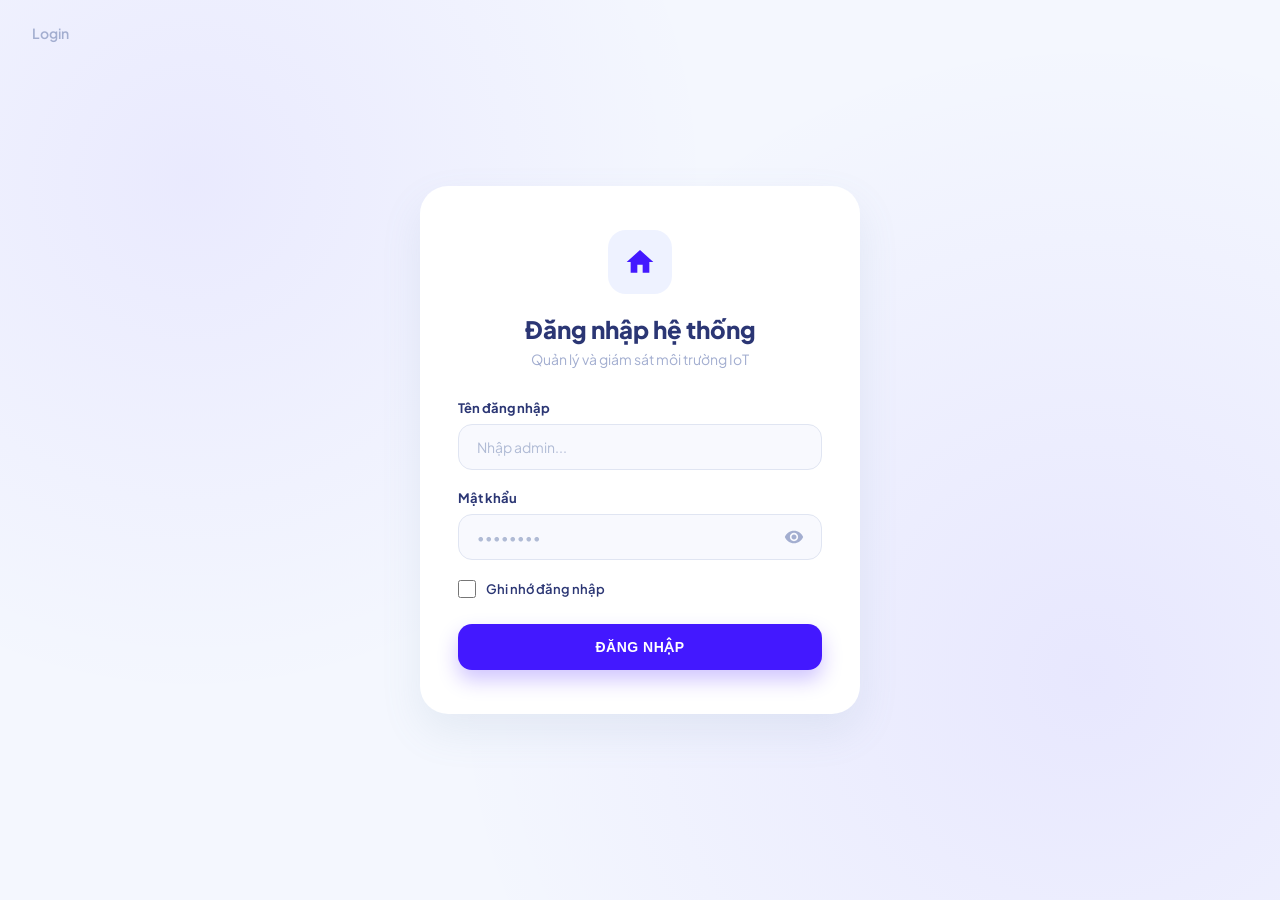
<file: frontend/index.html>
<!DOCTYPE html>
<html lang="vi">
<head>
  <meta charset="UTF-8">
  <meta name="viewport" content="width=device-width, initial-scale=1.0">
  <title>Đăng nhập - Hệ thống Giám sát IoT</title>
  <link rel="stylesheet" href="css/style.css">
</head>
<body class="login-body">

  <div class="login-top-label">Login</div>

  <div class="login-container">
    <div class="login-card">
      <div class="login-icon-box">
        <svg viewBox="0 0 24 24">
          <path d="M10 20v-6h4v6h5v-8h3L12 3 2 12h3v8z"/>
        </svg>
      </div>

      <h1 class="login-title">Đăng nhập hệ thống</h1>
      <p class="login-subtitle">Quản lý và giám sát môi trường IoT</p>

      <form id="loginForm">
        <div class="form-group">
          <label for="username">Tên đăng nhập</label>
          <div class="input-wrapper">
            <input type="text" id="username" class="form-input" placeholder="Nhập admin..." required autocomplete="username">
          </div>
        </div>

        <div class="form-group">
          <label for="password">Mật khẩu</label>
          <div class="input-wrapper">
            <input type="password" id="password" class="form-input" placeholder="••••••••" required autocomplete="current-password">
            <button type="button" id="togglePassword" class="toggle-password-btn" title="Hiện/Ẩn mật khẩu">
              <svg id="eyeIcon" width="20" height="20" viewBox="0 0 24 24" fill="currentColor">
                <path d="M12 4.5C7 4.5 2.73 7.61 1 12c1.73 4.39 6 7.5 11 7.5s9.27-3.11 11-7.5c-1.73-4.39-6-7.5-11-7.5zM12 17c-2.76 0-5-2.24-5-5s2.24-5 5-5 5 2.24 5 5-2.24 5-5 5zm0-8c-1.66 0-3 1.34-3 3s1.34 3 3 3 3-1.34 3-3-1.34-3-3-3z"/>
              </svg>
            </button>
          </div>
        </div>

        <label class="form-check">
          <input type="checkbox" id="rememberMe">
          <span>Ghi nhớ đăng nhập</span>
        </label>

        <button type="submit" id="btnLogin" class="btn-primary">
          <span id="btnText">ĐĂNG NHẬP</span>
        </button>

        <!-- <div style="margin-top: 18px; font-size: 13px; color: var(--text-muted);">
          Chưa bật Backend? 
          <a href="#" id="btnDemoMode" style="color: var(--primary); font-weight: 700; text-decoration: underline;">
            Xem nhanh giao diện (Demo Mode)
          </a>
        </div> -->
      </form>
    </div>
  </div>

  <script src="js/api.js"></script>
  <script src="js/auth.js"></script>
  <script>
    document.addEventListener('DOMContentLoaded', () => {
      // Kiểm tra nếu đã có token thì chuyển thẳng vào dashboard
      Auth.redirectIfAuthenticated();

      // Điền sẵn username nếu trước đó đã chọn "Ghi nhớ đăng nhập"
      const rememberedUser = localStorage.getItem('iot_remember_username');
      if (rememberedUser) {
        document.getElementById('username').value = rememberedUser;
        document.getElementById('rememberMe').checked = true;
      }

      // Xử lý bật/tắt hiển thị mật khẩu
      const passwordInput = document.getElementById('password');
      const togglePasswordBtn = document.getElementById('togglePassword');
      let isPasswordVisible = false;

      togglePasswordBtn.addEventListener('click', () => {
        isPasswordVisible = !isPasswordVisible;
        passwordInput.type = isPasswordVisible ? 'text' : 'password';
        
        // Đổi icon SVG
        togglePasswordBtn.innerHTML = isPasswordVisible 
          ? `<svg width="20" height="20" viewBox="0 0 24 24" fill="currentColor"><path d="M12 7c2.76 0 5 2.24 5 5 0 .65-.13 1.26-.36 1.83l2.92 2.92c1.51-1.26 2.7-2.89 3.44-4.75-1.73-4.39-6-7.5-11-7.5-1.4 0-2.74.25-3.98.7l2.16 2.16C10.74 7.13 11.35 7 12 7zM2 4.27l2.28 2.28.46.46C3.08 8.3 1.78 10.02 1 12c1.73 4.39 6 7.5 11 7.5 1.55 0 3.03-.3 4.38-.84l.42.42L19.73 22 21 20.73 3.27 3 2 4.27zM7.53 9.8l1.55 1.55c-.05.21-.08.43-.08.65 0 1.66 1.34 3 3 3 .22 0 .44-.03.65-.08l1.55 1.55c-.67.33-1.41.53-2.2.53-2.76 0-5-2.24-5-5 0-.79.2-1.53.53-2.2zm4.31-.78l3.15 3.15.02-.16c0-1.66-1.34-3-3-3l-.17.01z"/></svg>`
          : `<svg width="20" height="20" viewBox="0 0 24 24" fill="currentColor"><path d="M12 4.5C7 4.5 2.73 7.61 1 12c1.73 4.39 6 7.5 11 7.5s9.27-3.11 11-7.5c-1.73-4.39-6-7.5-11-7.5zM12 17c-2.76 0-5-2.24-5-5s2.24-5 5-5 5 2.24 5 5-2.24 5-5 5zm0-8c-1.66 0-3 1.34-3 3s1.34 3 3 3 3-1.34 3-3-1.34-3-3-3z"/></svg>`;
      });

      // Xử lý gửi biểu mẫu Đăng nhập
      const loginForm = document.getElementById('loginForm');
      const btnLogin = document.getElementById('btnLogin');
      const btnText = document.getElementById('btnText');

      loginForm.addEventListener('submit', async (e) => {
        e.preventDefault();

        const username = document.getElementById('username').value.trim();
        const password = document.getElementById('password').value;
        const rememberMe = document.getElementById('rememberMe').checked;

        if (!username || !password) {
          showToast('Vui lòng nhập đầy đủ tên đăng nhập và mật khẩu!', 'warning');
          return;
        }

        // Khóa nút trong quá trình xử lý
        btnLogin.disabled = true;
        btnText.textContent = 'ĐANG ĐĂNG NHẬP...';

        try {
          await Auth.login(username, password, rememberMe);
        } finally {
          btnLogin.disabled = false;
          btnText.textContent = 'ĐĂNG NHẬP';
        }
      });

      // Xử lý nút Xem nhanh giao diện Demo
      // const btnDemoMode = document.getElementById('btnDemoMode');
      // if (btnDemoMode) {
      //   btnDemoMode.addEventListener('click', (e) => {
      //     e.preventDefault();
      //     localStorage.setItem('iot_auth_token', 'demo_token_preview_2026');
      //     localStorage.setItem('iot_user_info', JSON.stringify({
      //       name: 'Nguyễn Xuân Đạt',
      //       username: 'admin'
      //     }));
      //     showToast('Đã vào chế độ Xem thử giao diện!', 'success');
      //     setTimeout(() => {
      //       window.location.href = 'dashboard.html';
      //     }, 400);
      //   });
      // }
    });
  </script>
</body>
</html>
</file>
<file: frontend/css/style.css>
@import url('https://fonts.googleapis.com/css2?family=Plus+Jakarta+Sans:wght@400;500;600;700;800&display=swap');

:root {
  --primary: #4318FF;
  --primary-light: #582CFF;
  --primary-dark: #3311db;
  --bg-page: #F4F7FE;
  --card-bg: #FFFFFF;
  --text-main: #2B3674;
  --text-muted: #A3AED0;
  --text-secondary: #707EAE;
  --border-color: #E0E5F2;
  --success: #05CD99;
  --warning: #FFB547;
  --danger: #EE5D50;
  --purple-card: #5842FF;
  --shadow-soft: 0px 18px 40px rgba(112, 144, 176, 0.12);
  --shadow-sm: 0px 4px 12px rgba(112, 144, 176, 0.08);
  --sidebar-width: 270px;
  --radius-lg: 20px;
  --radius-md: 14px;
  --radius-sm: 10px;
  --transition: all 0.25s cubic-bezier(0.4, 0, 0.2, 1);
}

* {
  box-sizing: border-box;
  margin: 0;
  padding: 0;
}

body {
  font-family: 'Plus Jakarta Sans', -apple-system, BlinkMacSystemFont, sans-serif;
  background-color: var(--bg-page);
  color: var(--text-main);
  min-height: 100vh;
  display: flex;
  overflow-x: hidden;
  -webkit-font-smoothing: antialiased;
}

/* =========================================
   LOGIN PAGE SPECIFIC STYLES
   ========================================= */
body.login-body {
  background: radial-gradient(circle at 15% 20%, rgba(67, 24, 255, 0.06) 0%, transparent 40%),
              radial-gradient(circle at 85% 75%, rgba(67, 24, 255, 0.07) 0%, transparent 50%),
              #F4F7FE;
  display: flex;
  flex-direction: column;
  justify-content: center;
  align-items: center;
  min-height: 100vh;
  position: relative;
  padding: 20px;
}

.login-top-label {
  position: absolute;
  top: 24px;
  left: 32px;
  font-size: 14px;
  font-weight: 600;
  color: #A3AED0;
}

.login-container {
  width: 100%;
  max-width: 440px;
}

.login-card {
  background: var(--card-bg);
  border-radius: 28px;
  padding: 44px 38px;
  box-shadow: var(--shadow-soft);
  text-align: center;
}

.login-icon-box {
  width: 64px;
  height: 64px;
  background: #EEF2FF;
  color: var(--primary);
  border-radius: 18px;
  display: inline-flex;
  align-items: center;
  justify-content: center;
  margin-bottom: 20px;
}

.login-icon-box svg {
  width: 32px;
  height: 32px;
  fill: var(--primary);
}

.login-title {
  font-size: 24px;
  font-weight: 800;
  color: var(--text-main);
  margin-bottom: 6px;
}

.login-subtitle {
  font-size: 14px;
  color: var(--text-muted);
  margin-bottom: 32px;
}

.form-group {
  text-align: left;
  margin-bottom: 20px;
  position: relative;
}

.form-group label {
  display: block;
  font-size: 13px;
  font-weight: 700;
  color: var(--text-main);
  margin-bottom: 8px;
}

.input-wrapper {
  position: relative;
  display: flex;
  align-items: center;
}

.form-input {
  width: 100%;
  padding: 13px 18px;
  border-radius: var(--radius-md);
  border: 1px solid var(--border-color);
  background-color: #F8F9FE;
  font-size: 14px;
  font-family: inherit;
  color: var(--text-main);
  outline: none;
  transition: var(--transition);
}

.form-input:focus {
  background-color: #FFFFFF;
  border-color: var(--primary);
  box-shadow: 0 0 0 3px rgba(67, 24, 255, 0.12);
}

.form-input::placeholder {
  color: #B0BBD5;
}

.toggle-password-btn {
  position: absolute;
  right: 14px;
  background: none;
  border: none;
  cursor: pointer;
  color: var(--text-muted);
  display: flex;
  align-items: center;
  padding: 4px;
}

.toggle-password-btn:hover {
  color: var(--primary);
}

.form-check {
  display: flex;
  align-items: center;
  gap: 10px;
  margin-bottom: 26px;
  font-size: 13px;
  font-weight: 600;
  color: var(--text-main);
  cursor: pointer;
}

.form-check input[type="checkbox"] {
  width: 18px;
  height: 18px;
  accent-color: var(--primary);
  border-radius: 4px;
  cursor: pointer;
}

.btn-primary {
  width: 100%;
  padding: 15px 24px;
  background-color: var(--primary);
  color: #FFFFFF;
  font-size: 14px;
  font-weight: 800;
  letter-spacing: 0.5px;
  border: none;
  border-radius: var(--radius-md);
  cursor: pointer;
  transition: var(--transition);
  box-shadow: 0 10px 20px rgba(67, 24, 255, 0.25);
  display: inline-flex;
  align-items: center;
  justify-content: center;
  gap: 8px;
}

.btn-primary:hover {
  background-color: var(--primary-dark);
  transform: translateY(-1px);
  box-shadow: 0 14px 26px rgba(67, 24, 255, 0.32);
}

.btn-primary:active {
  transform: translateY(0);
}

.btn-primary:disabled {
  opacity: 0.65;
  cursor: not-allowed;
  transform: none;
}

/* =========================================
   APP LAYOUT (SIDEBAR & MAIN CONTENT)
   ========================================= */
.app-container {
  display: flex;
  width: 100vw;
  min-height: 100vh;
  position: relative;
}

/* Sidebar */
.sidebar {
  width: var(--sidebar-width);
  background-color: var(--primary);
  color: #FFFFFF;
  display: flex;
  flex-direction: column;
  position: fixed;
  top: 0;
  left: 0;
  bottom: 0;
  z-index: 100;
  padding: 32px 18px;
  transition: var(--transition);
}

.sidebar-brand {
  display: flex;
  align-items: center;
  justify-content: center;
  margin-bottom: 40px;
  padding-bottom: 20px;
  border-bottom: 1px solid rgba(255, 255, 255, 0.12);
}

.sidebar-logo {
  font-size: 30px;
  font-weight: 800;
  letter-spacing: 2px;
  color: #FFFFFF;
  text-decoration: none;
}

.sidebar-nav {
  list-style: none;
  display: flex;
  flex-direction: column;
  gap: 8px;
  flex: 1;
}

.nav-item {
  width: 100%;
}

.nav-link {
  display: flex;
  align-items: center;
  gap: 14px;
  padding: 14px 20px;
  border-radius: var(--radius-md);
  color: rgba(255, 255, 255, 0.78);
  text-decoration: none;
  font-size: 13.5px;
  font-weight: 700;
  letter-spacing: 0.6px;
  text-transform: uppercase;
  transition: var(--transition);
}

.nav-link svg {
  width: 20px;
  height: 20px;
  fill: currentColor;
  flex-shrink: 0;
}

.nav-link:hover {
  color: #FFFFFF;
  background-color: rgba(255, 255, 255, 0.1);
}

.nav-item.active .nav-link {
  background-color: var(--primary-light);
  color: #FFFFFF;
  box-shadow: 0 4px 16px rgba(0, 0, 0, 0.15);
}

/* Main Content Area */
.main-content {
  margin-left: var(--sidebar-width);
  flex: 1;
  display: flex;
  flex-direction: column;
  min-height: 100vh;
  padding: 24px 36px 40px 36px;
  max-width: calc(100vw - var(--sidebar-width));
}

/* Top Header */
.top-header {
  display: flex;
  align-items: center;
  justify-content: space-between;
  margin-bottom: 28px;
}

.header-left {
  display: flex;
  flex-direction: column;
  gap: 4px;
}

.header-breadcrumb {
  font-size: 13px;
  font-weight: 600;
  color: var(--text-muted);
}

.header-title {
  font-size: 26px;
  font-weight: 800;
  color: var(--text-main);
}

.header-right {
  display: flex;
  align-items: center;
  gap: 16px;
}

.user-profile-widget {
  display: flex;
  align-items: center;
  gap: 12px;
  background: var(--card-bg);
  padding: 6px 14px 6px 16px;
  border-radius: 40px;
  box-shadow: var(--shadow-sm);
}

.user-name {
  font-size: 14px;
  font-weight: 700;
  color: var(--text-main);
}

.user-avatar {
  width: 38px;
  height: 38px;
  border-radius: 50%;
  object-fit: cover;
  object-position: center 15%;
  border: 2px solid #FFFFFF;
  box-shadow: 0 2px 8px rgba(0, 0, 0, 0.1);
}

.btn-logout {
  background: var(--card-bg);
  border: 1px solid var(--border-color);
  color: var(--danger);
  padding: 8px 14px;
  border-radius: 40px;
  font-size: 13px;
  font-weight: 700;
  cursor: pointer;
  display: flex;
  align-items: center;
  gap: 6px;
  transition: var(--transition);
  box-shadow: var(--shadow-sm);
}

.btn-logout svg {
  width: 16px;
  height: 16px;
  fill: currentColor;
}

.btn-logout:hover {
  background-color: var(--danger);
  color: #FFFFFF;
  border-color: var(--danger);
}

.mobile-menu-btn {
  display: none;
  background: var(--card-bg);
  border: 1px solid var(--border-color);
  padding: 8px;
  border-radius: 8px;
  cursor: pointer;
}

/* =========================================
   DASHBOARD PAGE STYLES
   ========================================= */
.sensor-cards-grid {
  display: grid;
  grid-template-columns: repeat(3, 1fr);
  gap: 24px;
  margin-bottom: 28px;
}

.sensor-card {
  border-radius: var(--radius-lg);
  padding: 24px 28px;
  color: #FFFFFF;
  display: flex;
  flex-direction: column;
  justify-content: space-between;
  min-height: 130px;
  box-shadow: var(--shadow-soft);
  position: relative;
  overflow: hidden;
  transition: var(--transition);
}

.sensor-card:hover {
  transform: translateY(-3px);
}

.sensor-card.purple {
  background: linear-gradient(135deg, #5842FF 0%, #4318FF 100%);
}

.sensor-card.orange {
  background: linear-gradient(135deg, #FFB547 0%, #F59E0B 100%);
}

.sensor-card.red {
  background: linear-gradient(135deg, #EE5D50 0%, #E11D48 100%);
}

.sensor-card-header {
  display: flex;
  align-items: center;
  gap: 10px;
  font-size: 16px;
  font-weight: 700;
}

.sensor-card-header svg {
  width: 22px;
  height: 22px;
  fill: currentColor;
}

.sensor-card-value {
  font-size: 36px;
  font-weight: 800;
  letter-spacing: -0.5px;
  margin-top: 8px;
  display: flex;
  align-items: baseline;
  gap: 6px;
}

.sensor-card-value .unit {
  font-size: 20px;
  font-weight: 600;
  opacity: 0.9;
}

/* Dashboard Lower Grid (Chart + Switches) */
.dashboard-lower-grid {
  display: grid;
  grid-template-columns: 2.2fr 1fr;
  gap: 24px;
  align-items: start;
}

/* Chart Container Card */
.chart-card {
  background: var(--card-bg);
  border-radius: var(--radius-lg);
  padding: 26px 28px;
  box-shadow: var(--shadow-soft);
}

.chart-card-header {
  display: flex;
  align-items: center;
  justify-content: space-between;
  margin-bottom: 20px;
  flex-wrap: wrap;
  gap: 12px;
}

.chart-title {
  font-size: 18px;
  font-weight: 800;
  color: var(--text-main);
}

.chart-custom-legend {
  display: flex;
  align-items: center;
  gap: 18px;
}

.legend-item {
  display: flex;
  align-items: center;
  gap: 8px;
  font-size: 12.5px;
  font-weight: 600;
  color: var(--text-secondary);
}

.legend-color-box {
  width: 12px;
  height: 12px;
  border-radius: 3px;
}

.legend-color-box.temp {
  background-color: var(--primary);
}

.legend-color-box.humidity {
  background-color: var(--danger);
}

.legend-color-box.light {
  background-color: var(--warning);
}

.chart-wrapper {
  position: relative;
  height: 310px;
  width: 100%;
}

/* Device Switches Column */
.devices-column {
  display: flex;
  flex-direction: column;
  gap: 20px;
}

.device-card {
  background: var(--card-bg);
  border-radius: var(--radius-lg);
  padding: 24px 28px;
  box-shadow: var(--shadow-soft);
  display: flex;
  align-items: center;
  justify-content: space-between;
  min-height: 90px;
  transition: all 0.4s cubic-bezier(0.4, 0, 0.2, 1);
  border: 2px solid transparent;
}

.device-card:hover {
  transform: translateY(-2px);
  box-shadow: 0 20px 45px rgba(112, 144, 176, 0.16);
}

/* --- Trạng thái BẬT: Viền neon dạ quang --- */
.device-card.active-led {
  border-color: rgba(255, 181, 71, 0.5);
  box-shadow: var(--shadow-soft), 0 0 20px rgba(255, 181, 71, 0.15);
}
.device-card.active-fan {
  border-color: rgba(5, 205, 153, 0.4);
  box-shadow: var(--shadow-soft), 0 0 20px rgba(5, 205, 153, 0.12);
}
.device-card.active-ac {
  border-color: rgba(0, 188, 212, 0.4);
  box-shadow: var(--shadow-soft), 0 0 20px rgba(0, 188, 212, 0.12);
}

/* --- Device Icon Container --- */
.device-icon {
  position: relative;
  width: 44px;
  height: 44px;
  border-radius: 12px;
  display: flex;
  align-items: center;
  justify-content: center;
  flex-shrink: 0;
  transition: all 0.4s ease;
}

.device-icon svg {
  width: 24px;
  height: 24px;
  transition: all 0.4s ease;
  position: relative;
  z-index: 1;
}

/* --- Đèn LED: Tắt --- */
.device-icon-led {
  background-color: #F1F4F9;
  color: #A3AED0;
}

/* --- Đèn LED: Bật - Phát sáng vàng cam rực --- */
.device-card.active-led .device-icon-led {
  background-color: #FFF3E0;
  color: #FF9800;
}

.glow-ring {
  position: absolute;
  top: 50%;
  left: 50%;
  width: 36px;
  height: 36px;
  border-radius: 50%;
  transform: translate(-50%, -50%) scale(0);
  background: radial-gradient(circle, rgba(255, 152, 0, 0.35), transparent 70%);
  opacity: 0;
  transition: all 0.4s ease;
}

.device-card.active-led .glow-ring {
  transform: translate(-50%, -50%) scale(1.8);
  opacity: 1;
  animation: glowPulse 2s ease-in-out infinite;
}

@keyframes glowPulse {
  0%, 100% { transform: translate(-50%, -50%) scale(1.6); opacity: 0.7; }
  50% { transform: translate(-50%, -50%) scale(2.2); opacity: 1; }
}

/* --- Quạt: Tắt --- */
.device-icon-fan {
  background-color: #F1F4F9;
  color: #A3AED0;
}

.fan-blade {
  transition: color 0.4s ease;
}

/* --- Quạt: Bật - Quay tròn liên tục --- */
.device-card.active-fan .device-icon-fan {
  background-color: #E8FFF5;
  color: var(--success);
}

.device-card.active-fan .fan-blade {
  animation: fanSpin 0.8s linear infinite;
}

@keyframes fanSpin {
  from { transform: rotate(0deg); }
  to { transform: rotate(360deg); }
}

/* --- Điều hoà: Tắt --- */
.device-icon-ac {
  background-color: #F1F4F9;
  color: #A3AED0;
}

/* --- Điều hoà: Bật - Xanh băng tuyết & luồng gió --- */
.device-card.active-ac .device-icon-ac {
  background-color: #E0F7FA;
  color: #00BCD4;
}

.device-card.active-ac .device-icon-ac svg {
  animation: acPulse 3s ease-in-out infinite;
}

@keyframes acPulse {
  0%, 100% { transform: scale(1); }
  50% { transform: scale(1.1); }
}

/* Hiệu ứng luồng gió lạnh */
.breeze-particles {
  position: absolute;
  bottom: -4px;
  left: 50%;
  transform: translateX(-50%);
  display: flex;
  gap: 3px;
  opacity: 0;
  transition: opacity 0.4s ease;
}

.breeze-particles span {
  display: block;
  width: 4px;
  height: 4px;
  border-radius: 50%;
  background-color: #00BCD4;
}

.device-card.active-ac .breeze-particles {
  opacity: 1;
}

.device-card.active-ac .breeze-particles span {
  animation: breezeFloat 1.5s ease-in-out infinite;
}

.device-card.active-ac .breeze-particles span:nth-child(2) {
  animation-delay: 0.3s;
}

.device-card.active-ac .breeze-particles span:nth-child(3) {
  animation-delay: 0.6s;
}

@keyframes breezeFloat {
  0% { transform: translateY(0) scale(1); opacity: 0.8; }
  50% { transform: translateY(-8px) scale(0.6); opacity: 0.4; }
  100% { transform: translateY(-14px) scale(0.3); opacity: 0; }
}

/* --- Device Text & Status Badge --- */
.device-text {
  display: flex;
  flex-direction: column;
  gap: 3px;
}

.device-name {
  font-size: 16px;
  font-weight: 800;
  color: var(--text-main);
}

.device-status-badge {
  font-size: 11.5px;
  font-weight: 700;
  color: var(--text-muted);
  transition: color 0.3s ease;
}

.device-status-badge.on {
  color: var(--success);
}

.device-info {
  display: flex;
  align-items: center;
  gap: 14px;
}

/* iOS Style Switch */
.switch-control {
  position: relative;
  display: inline-block;
  width: 52px;
  height: 28px;
}

.switch-control input {
  opacity: 0;
  width: 0;
  height: 0;
}

.switch-slider {
  position: absolute;
  cursor: pointer;
  top: 0;
  left: 0;
  right: 0;
  bottom: 0;
  background-color: #E2E8F0;
  transition: 0.3s cubic-bezier(0.4, 0, 0.2, 1);
  border-radius: 34px;
}

.switch-slider:before {
  position: absolute;
  content: "";
  height: 22px;
  width: 22px;
  left: 3px;
  bottom: 3px;
  background-color: white;
  transition: 0.3s cubic-bezier(0.4, 0, 0.2, 1);
  border-radius: 50%;
  box-shadow: 0 2px 4px rgba(0, 0, 0, 0.15);
}

.switch-control input:checked + .switch-slider {
  background-color: var(--success);
}

.switch-control input:checked + .switch-slider:before {
  transform: translateX(24px);
}

/* Hiệu ứng nảy lò xo khi bấm công tắc */
.switch-control input:active + .switch-slider:before {
  width: 28px;
}

.switch-control.loading .switch-slider {
  opacity: 0.6;
  cursor: wait;
}

/* =========================================
   TABLES & FILTER TOOLBAR (DATA SENSOR / HISTORY)
   ========================================= */
.data-card {
  background: var(--card-bg);
  border-radius: var(--radius-lg);
  padding: 26px 30px;
  box-shadow: var(--shadow-soft);
  flex: 1;
  display: flex;
  flex-direction: column;
}

.toolbar {
  display: flex;
  align-items: center;
  justify-content: space-between;
  gap: 16px;
  margin-bottom: 24px;
  flex-wrap: wrap;
}

.toolbar-left {
  display: flex;
  align-items: center;
  gap: 12px;
  flex-wrap: wrap;
}

.toolbar-right {
  display: flex;
  align-items: center;
  gap: 12px;
}

.filter-select {
  padding: 10px 16px;
  border-radius: var(--radius-sm);
  border: 1px solid var(--border-color);
  background-color: #FFFFFF;
  color: var(--text-main);
  font-size: 13.5px;
  font-weight: 600;
  font-family: inherit;
  outline: none;
  cursor: pointer;
  min-width: 130px;
  transition: var(--transition);
}

.filter-select:focus {
  border-color: var(--primary);
  box-shadow: 0 0 0 3px rgba(67, 24, 255, 0.1);
}

.filter-input {
  padding: 10px 16px;
  border-radius: var(--radius-sm);
  border: 1px solid var(--border-color);
  background-color: #FFFFFF;
  color: var(--text-main);
  font-size: 13.5px;
  font-family: inherit;
  outline: none;
  min-width: 170px;
  transition: var(--transition);
}

.filter-input:focus {
  border-color: var(--primary);
  box-shadow: 0 0 0 3px rgba(67, 24, 255, 0.1);
}

.btn-search {
  padding: 10px 22px;
  background-color: var(--primary);
  color: #FFFFFF;
  border: none;
  border-radius: var(--radius-sm);
  font-size: 13.5px;
  font-weight: 700;
  cursor: pointer;
  transition: var(--transition);
  display: inline-flex;
  align-items: center;
  gap: 6px;
}

.btn-search:hover {
  background-color: var(--primary-dark);
}

/* Modern Purple Header Table */
.table-responsive {
  width: 100%;
  overflow-x: auto;
  border-radius: var(--radius-md);
  margin-bottom: 24px;
}

.iot-table {
  width: 100%;
  border-collapse: collapse;
  text-align: center;
  font-size: 14px;
}

.iot-table thead tr {
  background-color: var(--primary);
  color: #FFFFFF;
}

.iot-table th {
  padding: 16px 20px;
  font-size: 13px;
  font-weight: 800;
  letter-spacing: 0.5px;
  text-transform: uppercase;
}

.iot-table th:first-child {
  border-top-left-radius: var(--radius-md);
  text-align: center;
  width: 70px;
}

.iot-table th:last-child {
  border-top-right-radius: var(--radius-md);
}

.iot-table tbody tr {
  border-bottom: 1px solid #F1F4F9;
  transition: var(--transition);
}

.iot-table tbody tr:hover {
  background-color: #F8FAFF;
}

.iot-table td {
  padding: 16px 20px;
  color: var(--text-main);
  font-weight: 600;
}

.badge-status {
  display: inline-block;
  padding: 4px 10px;
  border-radius: 20px;
  font-size: 12px;
  font-weight: 800;
  text-transform: uppercase;
}

.badge-status.on {
  color: var(--success);
  background-color: rgba(5, 205, 153, 0.12);
}

.badge-status.off {
  color: var(--danger);
  background-color: rgba(238, 93, 80, 0.12);
}

.user-cell {
  display: inline-flex;
  align-items: center;
  justify-content: center;
  gap: 6px;
  padding: 4px 12px;
  background-color: #F4F7FE;
  border-radius: 20px;
  font-size: 13px;
  font-weight: 700;
  color: var(--text-main);
  letter-spacing: 0.2px;
  border: 1px solid rgba(67, 24, 255, 0.08);
}

.user-cell-icon {
  width: 14px;
  height: 14px;
  color: var(--primary);
  opacity: 0.9;
}

.table-empty {
  padding: 40px;
  text-align: center;
  color: var(--text-muted);
  font-size: 14px;
  font-weight: 600;
}

/* Pagination */
.pagination-container {
  display: flex;
  align-items: center;
  justify-content: center;
  gap: 8px;
  margin-top: auto;
  padding-top: 16px;
}

.page-btn {
  width: 36px;
  height: 36px;
  display: flex;
  align-items: center;
  justify-content: center;
  border: 1px solid var(--border-color);
  background-color: #FFFFFF;
  color: var(--text-secondary);
  border-radius: 8px;
  font-size: 13.5px;
  font-weight: 700;
  cursor: pointer;
  transition: var(--transition);
}

.page-btn:hover:not(:disabled) {
  border-color: var(--primary);
  color: var(--primary);
}

.page-btn.active {
  background-color: var(--primary);
  border-color: var(--primary);
  color: #FFFFFF;
}

.page-btn:disabled {
  opacity: 0.4;
  cursor: not-allowed;
}

.page-dots {
  padding: 0 4px;
  color: var(--text-muted);
  font-weight: 700;
}

/* Table Footer: Pagination & PageSize/PageLimit */
.table-footer {
  display: flex;
  align-items: center;
  justify-content: space-between;
  flex-wrap: wrap;
  gap: 16px;
  margin-top: 20px;
  padding-top: 18px;
  border-top: 1px solid #F1F4F9;
}

.pagination-info {
  display: flex;
  align-items: center;
  gap: 12px;
  flex-wrap: wrap;
}

.page-stat-badge {
  display: inline-flex;
  align-items: center;
  padding: 6px 14px;
  background-color: rgba(67, 24, 255, 0.08);
  color: var(--primary);
  border-radius: var(--radius-sm);
  font-size: 13.5px;
  font-weight: 600;
}

.page-stat-badge strong {
  font-weight: 800;
  margin: 0 3px;
}

.stat-divider {
  color: var(--border-color);
  font-size: 14px;
}

.page-size-wrapper {
  display: inline-flex;
  align-items: center;
  gap: 8px;
}

.config-label {
  font-size: 13.5px;
  font-weight: 700;
  color: var(--text-secondary);
}

.page-size-select {
  padding: 6px 12px;
  border-radius: var(--radius-sm);
  border: 1px solid var(--border-color);
  background-color: #FFFFFF;
  color: var(--primary);
  font-size: 13px;
  font-weight: 800;
  font-family: inherit;
  outline: none;
  cursor: pointer;
  transition: var(--transition);
}

.page-size-select:focus {
  border-color: var(--primary);
  box-shadow: 0 0 0 3px rgba(67, 24, 255, 0.1);
}

/* =========================================
   PROFILE PAGE STYLES
   ========================================= */
.profile-card-container {
  display: flex;
  justify-content: center;
  align-items: center;
  flex: 1;
  padding: 20px 0;
}

.profile-card {
  width: 100%;
  max-width: 860px;
  background: var(--primary);
  border-radius: 28px;
  padding: 48px 56px;
  color: #FFFFFF;
  box-shadow: 0 24px 50px rgba(67, 24, 255, 0.28);
}

.profile-card-title {
  font-size: 28px;
  font-weight: 800;
  text-align: center;
  margin-bottom: 38px;
  letter-spacing: -0.5px;
}

.profile-content {
  display: flex;
  align-items: center;
  gap: 48px;
}

.profile-avatar-box {
  width: 210px;
  height: 250px;
  background: #FFFFFF;
  border-radius: 24px;
  overflow: hidden;
  box-shadow: 0 12px 30px rgba(0, 0, 0, 0.2);
  flex-shrink: 0;
  display: flex;
  align-items: center;
  justify-content: center;
}

.profile-avatar-img {
  width: 100%;
  height: 100%;
  object-fit: cover;
  object-position: top center;
}

.profile-info-list {
  display: flex;
  flex-direction: column;
  gap: 16px;
  font-size: 16.5px;
  font-weight: 600;
  line-height: 1.6;
}

.profile-info-item {
  display: flex;
  align-items: baseline;
  gap: 10px;
  word-break: break-word;
}

.profile-label {
  font-weight: 700;
  white-space: nowrap;
}

.profile-value {
  font-weight: 500;
  color: rgba(255, 255, 255, 0.95);
}

.profile-link {
  color: #FFFFFF;
  text-decoration: underline;
  text-underline-offset: 4px;
  transition: var(--transition);
}

.profile-link:hover {
  color: #FFD56B;
}

/* =========================================
   TOAST NOTIFICATIONS
   ========================================= */
.toast-container {
  position: fixed;
  top: 24px;
  right: 28px;
  z-index: 9999;
  display: flex;
  flex-direction: column;
  gap: 12px;
  pointer-events: none;
}

.toast-item {
  pointer-events: auto;
  min-width: 300px;
  max-width: 400px;
  padding: 14px 18px;
  border-radius: var(--radius-md);
  background: #FFFFFF;
  box-shadow: 0 12px 32px rgba(0, 0, 0, 0.12);
  display: flex;
  align-items: center;
  gap: 12px;
  border-left: 5px solid var(--primary);
  animation: slideInRight 0.3s ease-out forwards;
  transition: var(--transition);
}

.toast-item.success {
  border-left-color: var(--success);
}

.toast-item.error {
  border-left-color: var(--danger);
}

.toast-item.warning {
  border-left-color: var(--warning);
}

.toast-icon {
  width: 22px;
  height: 22px;
  flex-shrink: 0;
}

.toast-message {
  font-size: 13.5px;
  font-weight: 600;
  color: var(--text-main);
  flex: 1;
}

.toast-close {
  background: none;
  border: none;
  cursor: pointer;
  color: var(--text-muted);
  padding: 2px;
}

.toast-close:hover {
  color: var(--text-main);
}

@keyframes slideInRight {
  from {
    transform: translateX(100%);
    opacity: 0;
  }
  to {
    transform: translateX(0);
    opacity: 1;
  }
}

@keyframes fadeOut {
  to {
    transform: translateY(-8px);
    opacity: 0;
  }
}

/* =========================================
   RESPONSIVE DESIGN
   ========================================= */
@media (max-width: 1200px) {
  .dashboard-lower-grid {
    grid-template-columns: 1fr;
  }
  .devices-column {
    display: grid;
    grid-template-columns: repeat(3, 1fr);
  }
}

@media (max-width: 992px) {
  .sidebar {
    transform: translateX(-100%);
  }
  .sidebar.show {
    transform: translateX(0);
  }
  .main-content {
    margin-left: 0;
    max-width: 100vw;
    padding: 20px 20px 30px 20px;
  }
  .mobile-menu-btn {
    display: flex;
  }
  .sensor-cards-grid {
    grid-template-columns: 1fr;
    gap: 16px;
  }
  .devices-column {
    grid-template-columns: 1fr;
  }
  .profile-content {
    flex-direction: column;
    text-align: center;
    gap: 28px;
  }
  .profile-info-item {
    justify-content: center;
  }
  .profile-card {
    padding: 36px 24px;
  }
}

@media (max-width: 600px) {
  .toolbar-left, .toolbar-right {
    width: 100%;
  }
  .filter-select, .filter-input, .btn-search {
    width: 100%;
  }
  .header-right .user-name {
    display: none;
  }
  .table-footer {
    flex-direction: column;
    justify-content: center;
    gap: 16px;
  }
  .pagination-info {
    justify-content: center;
    width: 100%;
  }
}
</file>
